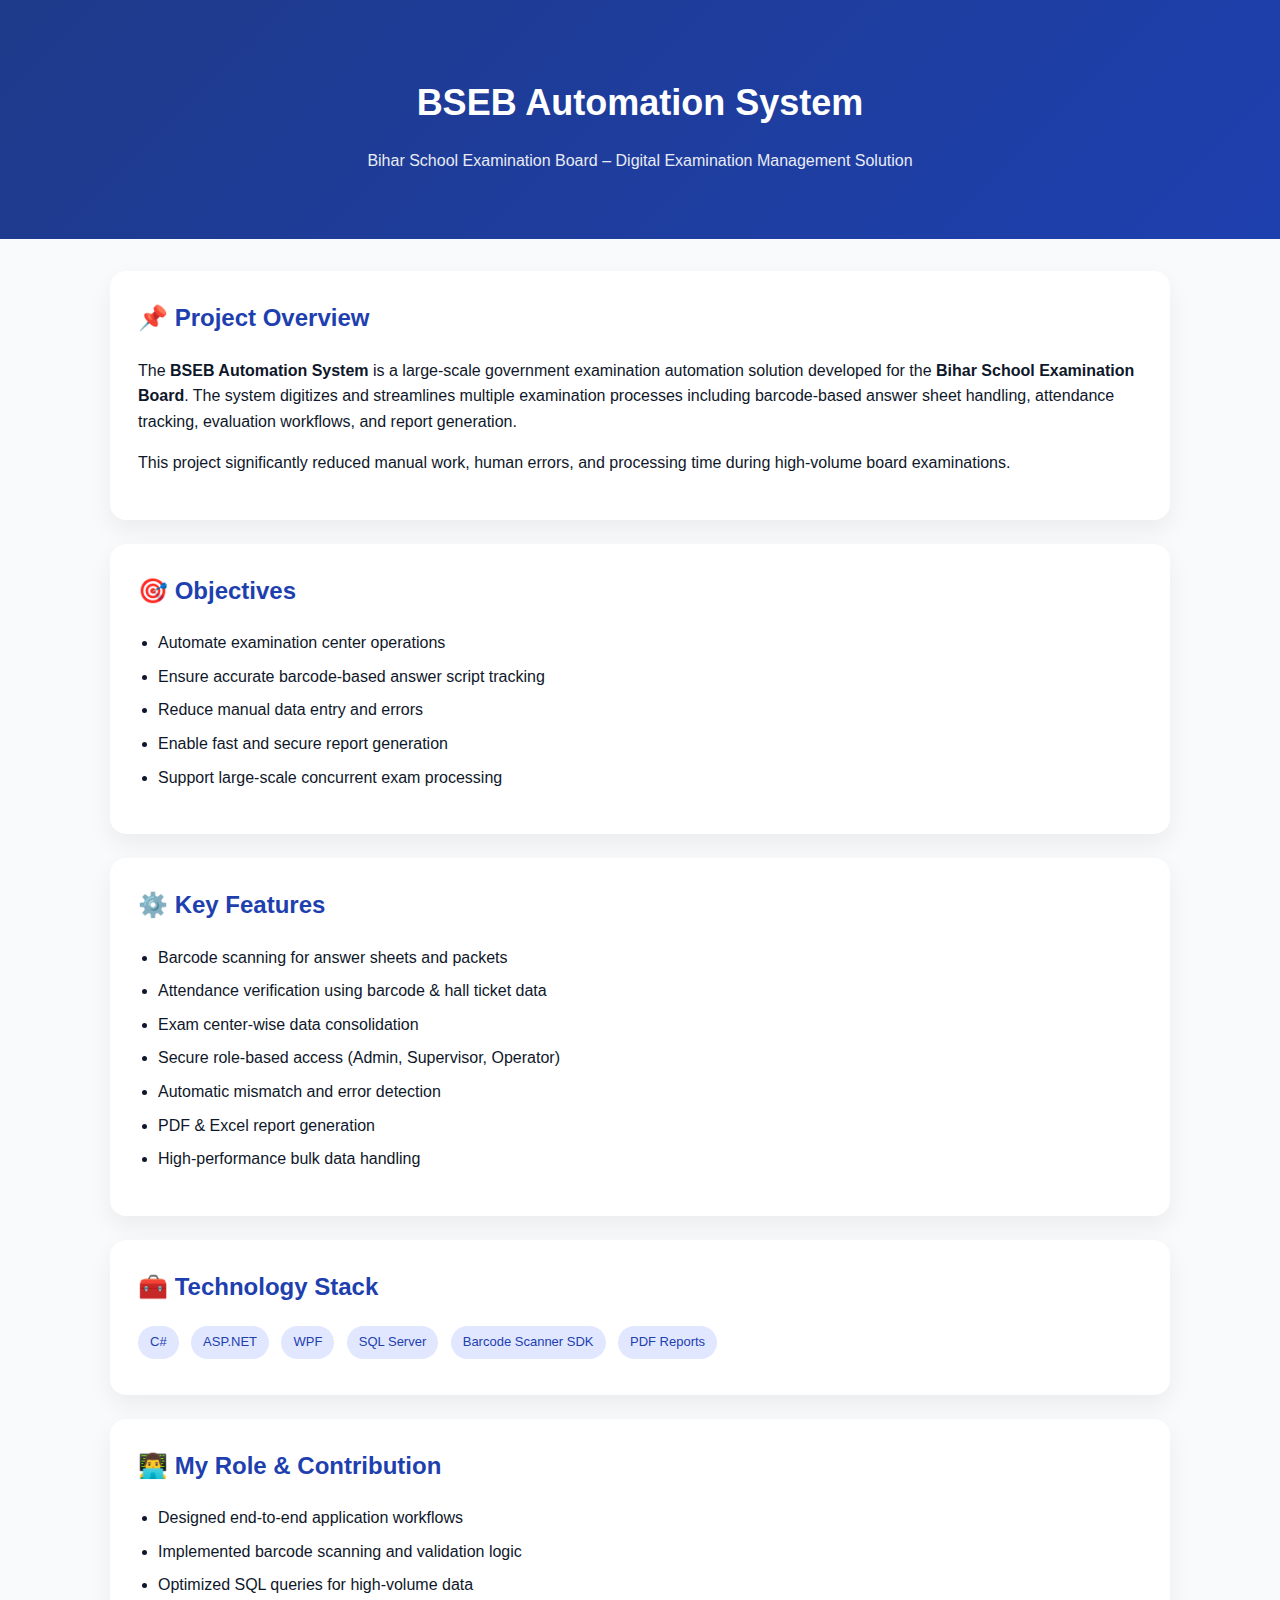
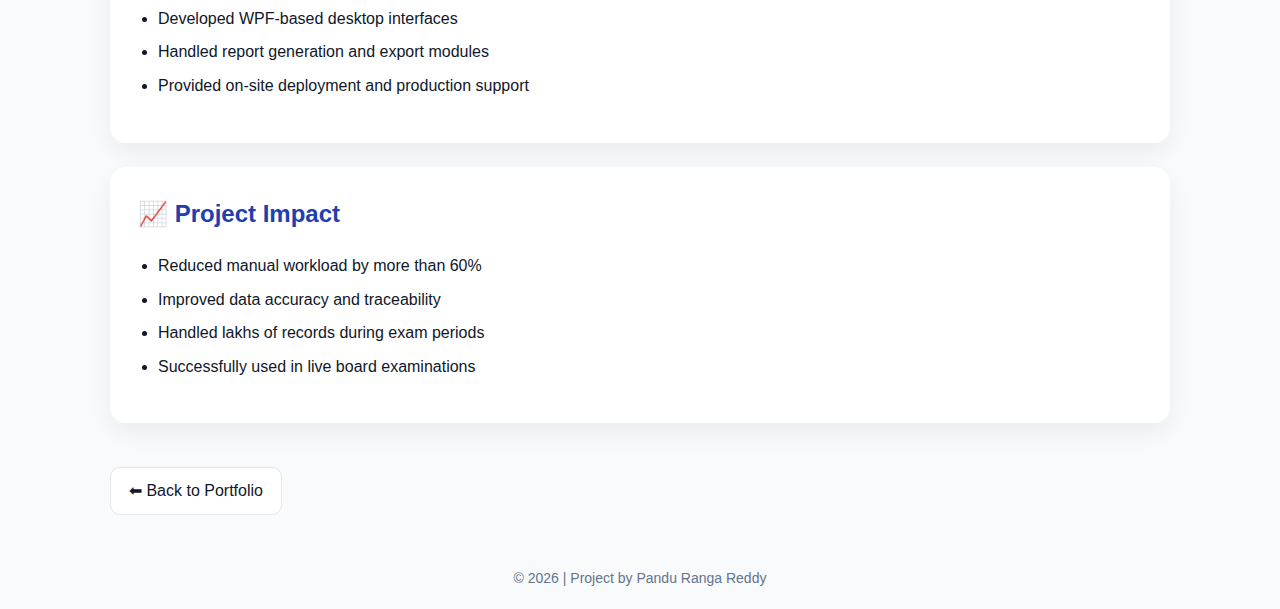
<file: projects/Bseb.html>
<!DOCTYPE html>
<html lang="en">
<head>
  <meta charset="UTF-8" />
  <meta name="viewport" content="width=device-width, initial-scale=1.0"/>
  <title>BSEB Automation System | Project Details</title>

  <style>
    :root{
      --primary:#1e40af;
      --bg:#f8fafc;
      --card:#ffffff;
      --text:#0f172a;
      --muted:#64748b;
      --border:#e5e7eb;
    }

    *{box-sizing:border-box}
    body{
      margin:0;
      font-family: "Segoe UI", Inter, Arial, sans-serif;
      background:var(--bg);
      color:var(--text);
      line-height:1.6;
    }

    .container{
      max-width:1100px;
      margin:auto;
      padding:32px 20px;
    }

    header{
      background:linear-gradient(135deg,#1e3a8a,#1e40af);
      color:white;
      padding:50px 20px;
      text-align:center;
    }

    header h1{
      font-size:36px;
      margin-bottom:10px;
    }

    header p{
      font-size:16px;
      opacity:0.9;
    }

    .card{
      background:var(--card);
      border-radius:16px;
      padding:28px;
      margin-bottom:24px;
      box-shadow:0 10px 25px rgba(0,0,0,.06);
    }

    h2{
      margin-top:0;
      color:var(--primary);
    }

    ul{
      padding-left:20px;
    }

    li{
      margin-bottom:8px;
    }

    .badge{
      display:inline-block;
      padding:6px 12px;
      border-radius:999px;
      background:#e0e7ff;
      color:#1e40af;
      font-size:13px;
      margin-right:8px;
      margin-bottom:8px;
    }

    .tech{
      margin-top:10px;
    }

    .footer{
      text-align:center;
      padding:20px;
      color:var(--muted);
      font-size:14px;
    }

    .back-btn{
      display:inline-block;
      margin-top:20px;
      padding:10px 18px;
      border-radius:10px;
      border:1px solid var(--border);
      text-decoration:none;
      color:var(--text);
      background:white;
      transition:.2s;
    }

    .back-btn:hover{
      background:#f1f5f9;
    }
  </style>
</head>

<body>

<header>
  <h1>BSEB Automation System</h1>
  <p>Bihar School Examination Board – Digital Examination Management Solution</p>
</header>

<div class="container">

  <!-- Overview -->
  <div class="card">
    <h2>📌 Project Overview</h2>
    <p>
      The <strong>BSEB Automation System</strong> is a large-scale government examination
      automation solution developed for the <strong>Bihar School Examination Board</strong>.
      The system digitizes and streamlines multiple examination processes including
      barcode-based answer sheet handling, attendance tracking, evaluation workflows,
      and report generation.
    </p>
    <p>
      This project significantly reduced manual work, human errors, and processing time
      during high-volume board examinations.
    </p>
  </div>

  <!-- Objectives -->
  <div class="card">
    <h2>🎯 Objectives</h2>
    <ul>
      <li>Automate examination center operations</li>
      <li>Ensure accurate barcode-based answer script tracking</li>
      <li>Reduce manual data entry and errors</li>
      <li>Enable fast and secure report generation</li>
      <li>Support large-scale concurrent exam processing</li>
    </ul>
  </div>

  <!-- Key Features -->
  <div class="card">
    <h2>⚙️ Key Features</h2>
    <ul>
      <li>Barcode scanning for answer sheets and packets</li>
      <li>Attendance verification using barcode & hall ticket data</li>
      <li>Exam center-wise data consolidation</li>
      <li>Secure role-based access (Admin, Supervisor, Operator)</li>
      <li>Automatic mismatch and error detection</li>
      <li>PDF & Excel report generation</li>
      <li>High-performance bulk data handling</li>
    </ul>
  </div>

  <!-- Technology Stack -->
  <div class="card">
    <h2>🧰 Technology Stack</h2>
    <div class="tech">
      <span class="badge">C#</span>
      <span class="badge">ASP.NET</span>
      <span class="badge">WPF</span>
      <span class="badge">SQL Server</span>
      <span class="badge">Barcode Scanner SDK</span>
      <span class="badge">PDF Reports</span>
    </div>
  </div>

  <!-- Role -->
  <div class="card">
    <h2>👨‍💻 My Role & Contribution</h2>
    <ul>
      <li>Designed end-to-end application workflows</li>
      <li>Implemented barcode scanning and validation logic</li>
      <li>Optimized SQL queries for high-volume data</li>
      <li>Developed WPF-based desktop interfaces</li>
      <li>Handled report generation and export modules</li>
      <li>Provided on-site deployment and production support</li>
    </ul>
  </div>

  <!-- Impact -->
  <div class="card">
    <h2>📈 Project Impact</h2>
    <ul>
      <li>Reduced manual workload by more than 60%</li>
      <li>Improved data accuracy and traceability</li>
      <li>Handled lakhs of records during exam periods</li>
      <li>Successfully used in live board examinations</li>
    </ul>
  </div>

  <a href="../index.html#projects" class="back-btn">⬅ Back to Portfolio</a>

</div>

<div class="footer">
  © 2026 | Project by Pandu Ranga Reddy
</div>

</body>
</html>
</file>
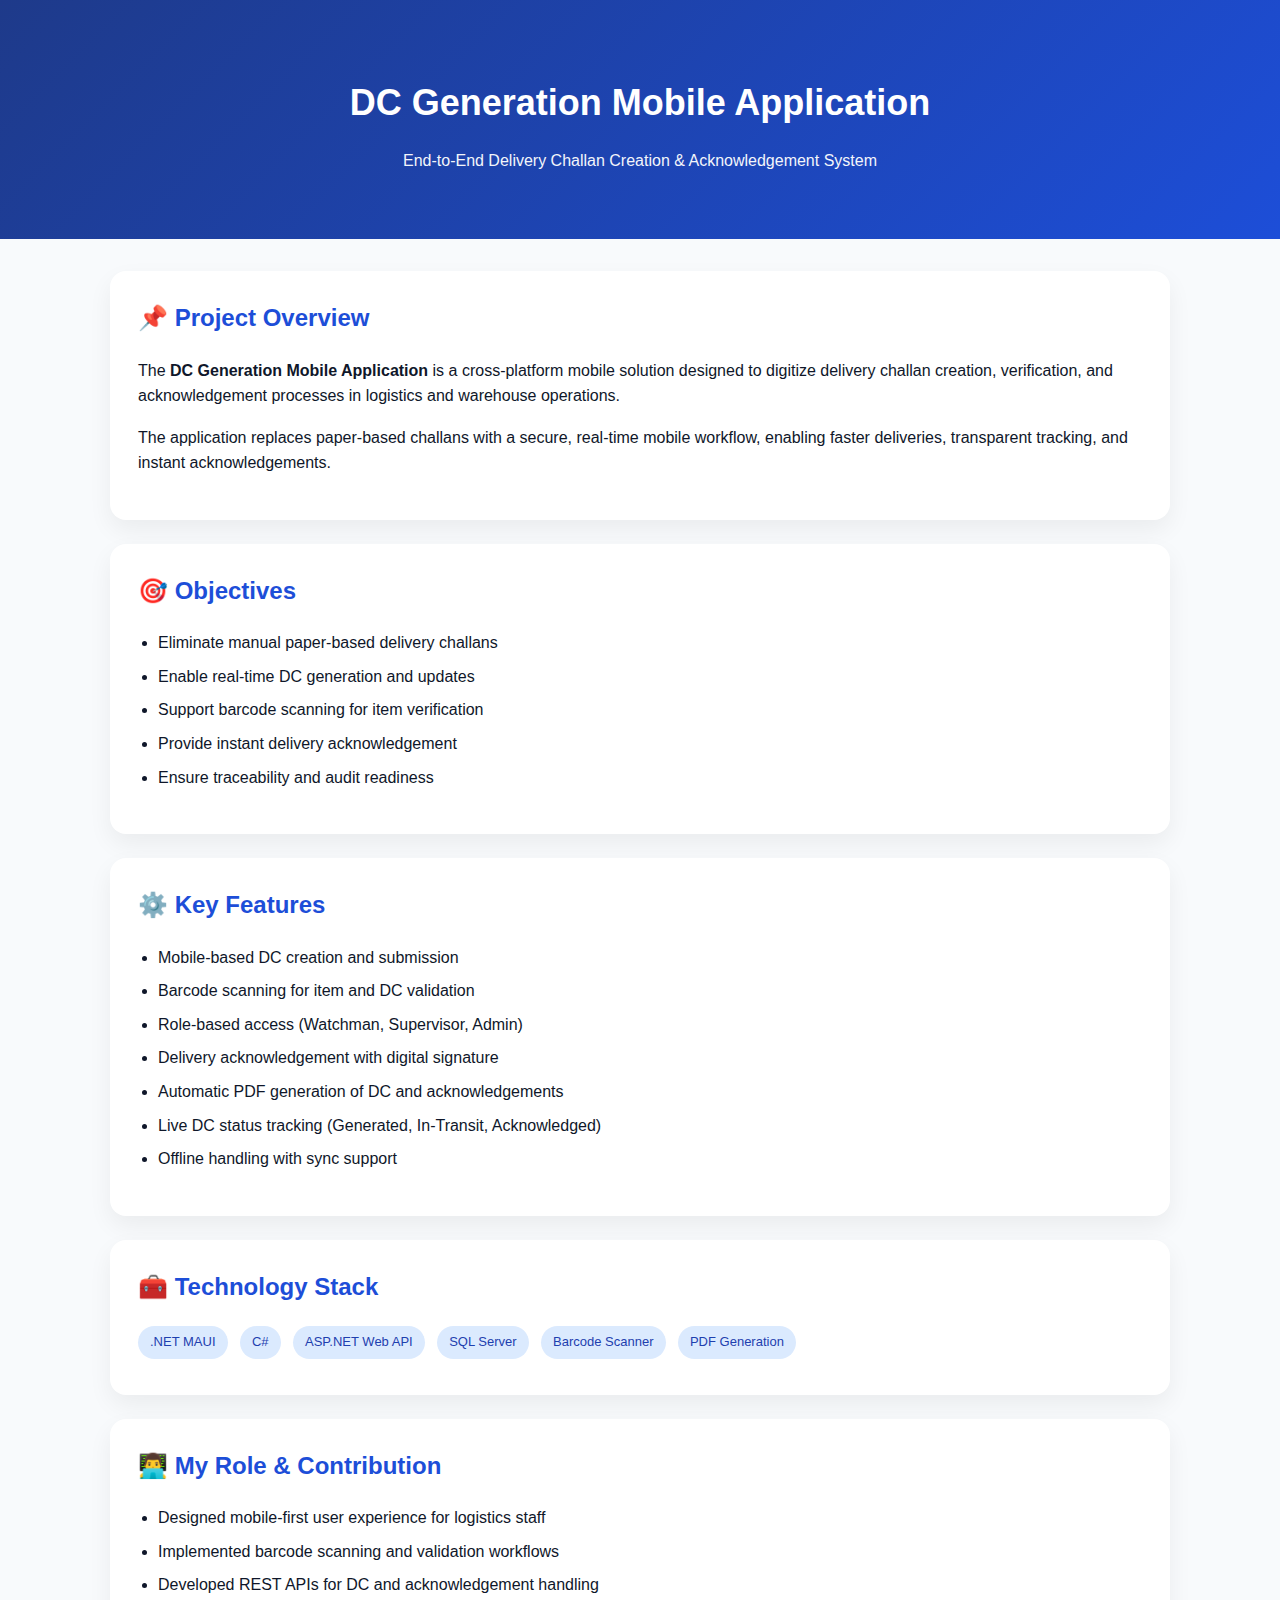
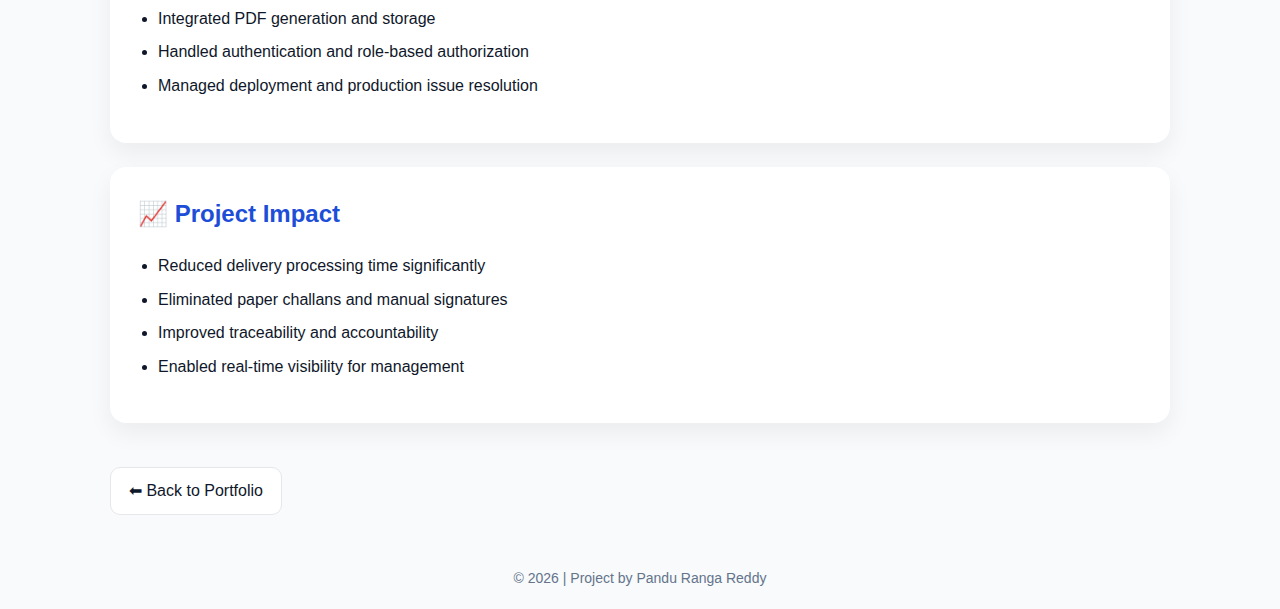
<file: projects/dc-mobile-app.html>
<!DOCTYPE html>
<html lang="en">
<head>
  <meta charset="UTF-8" />
  <meta name="viewport" content="width=device-width, initial-scale=1.0"/>
  <title>DC Generation Mobile Application | Project Details</title>

  <style>
    :root{
      --primary:#1d4ed8;
      --bg:#f8fafc;
      --card:#ffffff;
      --text:#0f172a;
      --muted:#64748b;
      --border:#e5e7eb;
    }

    *{box-sizing:border-box}
    body{
      margin:0;
      font-family:"Segoe UI", Inter, Arial, sans-serif;
      background:var(--bg);
      color:var(--text);
      line-height:1.6;
    }

    header{
      background:linear-gradient(135deg,#1e3a8a,#1d4ed8);
      color:white;
      padding:50px 20px;
      text-align:center;
    }

    header h1{
      font-size:36px;
      margin-bottom:10px;
    }

    header p{
      font-size:16px;
      opacity:0.95;
    }

    .container{
      max-width:1100px;
      margin:auto;
      padding:32px 20px;
    }

    .card{
      background:var(--card);
      border-radius:16px;
      padding:28px;
      margin-bottom:24px;
      box-shadow:0 10px 25px rgba(0,0,0,.06);
    }

    h2{
      margin-top:0;
      color:var(--primary);
    }

    ul{
      padding-left:20px;
    }

    li{
      margin-bottom:8px;
    }

    .badge{
      display:inline-block;
      padding:6px 12px;
      border-radius:999px;
      background:#dbeafe;
      color:#1e40af;
      font-size:13px;
      margin-right:8px;
      margin-bottom:8px;
    }

    .back-btn{
      display:inline-block;
      margin-top:20px;
      padding:10px 18px;
      border-radius:10px;
      border:1px solid var(--border);
      text-decoration:none;
      color:var(--text);
      background:white;
      transition:.2s;
    }

    .back-btn:hover{
      background:#f1f5f9;
    }

    .footer{
      text-align:center;
      padding:20px;
      color:var(--muted);
      font-size:14px;
    }
  </style>
</head>

<body>

<header>
  <h1>DC Generation Mobile Application</h1>
  <p>End-to-End Delivery Challan Creation & Acknowledgement System</p>
</header>

<div class="container">

  <!-- Overview -->
  <div class="card">
    <h2>📌 Project Overview</h2>
    <p>
      The <strong>DC Generation Mobile Application</strong> is a cross-platform mobile solution
      designed to digitize delivery challan creation, verification, and acknowledgement
      processes in logistics and warehouse operations.
    </p>
    <p>
      The application replaces paper-based challans with a secure, real-time mobile workflow,
      enabling faster deliveries, transparent tracking, and instant acknowledgements.
    </p>
  </div>

  <!-- Objectives -->
  <div class="card">
    <h2>🎯 Objectives</h2>
    <ul>
      <li>Eliminate manual paper-based delivery challans</li>
      <li>Enable real-time DC generation and updates</li>
      <li>Support barcode scanning for item verification</li>
      <li>Provide instant delivery acknowledgement</li>
      <li>Ensure traceability and audit readiness</li>
    </ul>
  </div>

  <!-- Key Features -->
  <div class="card">
    <h2>⚙️ Key Features</h2>
    <ul>
      <li>Mobile-based DC creation and submission</li>
      <li>Barcode scanning for item and DC validation</li>
      <li>Role-based access (Watchman, Supervisor, Admin)</li>
      <li>Delivery acknowledgement with digital signature</li>
      <li>Automatic PDF generation of DC and acknowledgements</li>
      <li>Live DC status tracking (Generated, In-Transit, Acknowledged)</li>
      <li>Offline handling with sync support</li>
    </ul>
  </div>

  <!-- Technology Stack -->
  <div class="card">
    <h2>🧰 Technology Stack</h2>
    <span class="badge">.NET MAUI</span>
    <span class="badge">C#</span>
    <span class="badge">ASP.NET Web API</span>
    <span class="badge">SQL Server</span>
    <span class="badge">Barcode Scanner</span>
    <span class="badge">PDF Generation</span>
  </div>

  <!-- Role -->
  <div class="card">
    <h2>👨‍💻 My Role & Contribution</h2>
    <ul>
      <li>Designed mobile-first user experience for logistics staff</li>
      <li>Implemented barcode scanning and validation workflows</li>
      <li>Developed REST APIs for DC and acknowledgement handling</li>
      <li>Integrated PDF generation and storage</li>
      <li>Handled authentication and role-based authorization</li>
      <li>Managed deployment and production issue resolution</li>
    </ul>
  </div>

  <!-- Impact -->
  <div class="card">
    <h2>📈 Project Impact</h2>
    <ul>
      <li>Reduced delivery processing time significantly</li>
      <li>Eliminated paper challans and manual signatures</li>
      <li>Improved traceability and accountability</li>
      <li>Enabled real-time visibility for management</li>
    </ul>
  </div>

  <a href="../index.html#projects" class="back-btn">⬅ Back to Portfolio</a>

</div>

<div class="footer">
  © 2026 | Project by Pandu Ranga Reddy
</div>

</body>
</html>
</file>
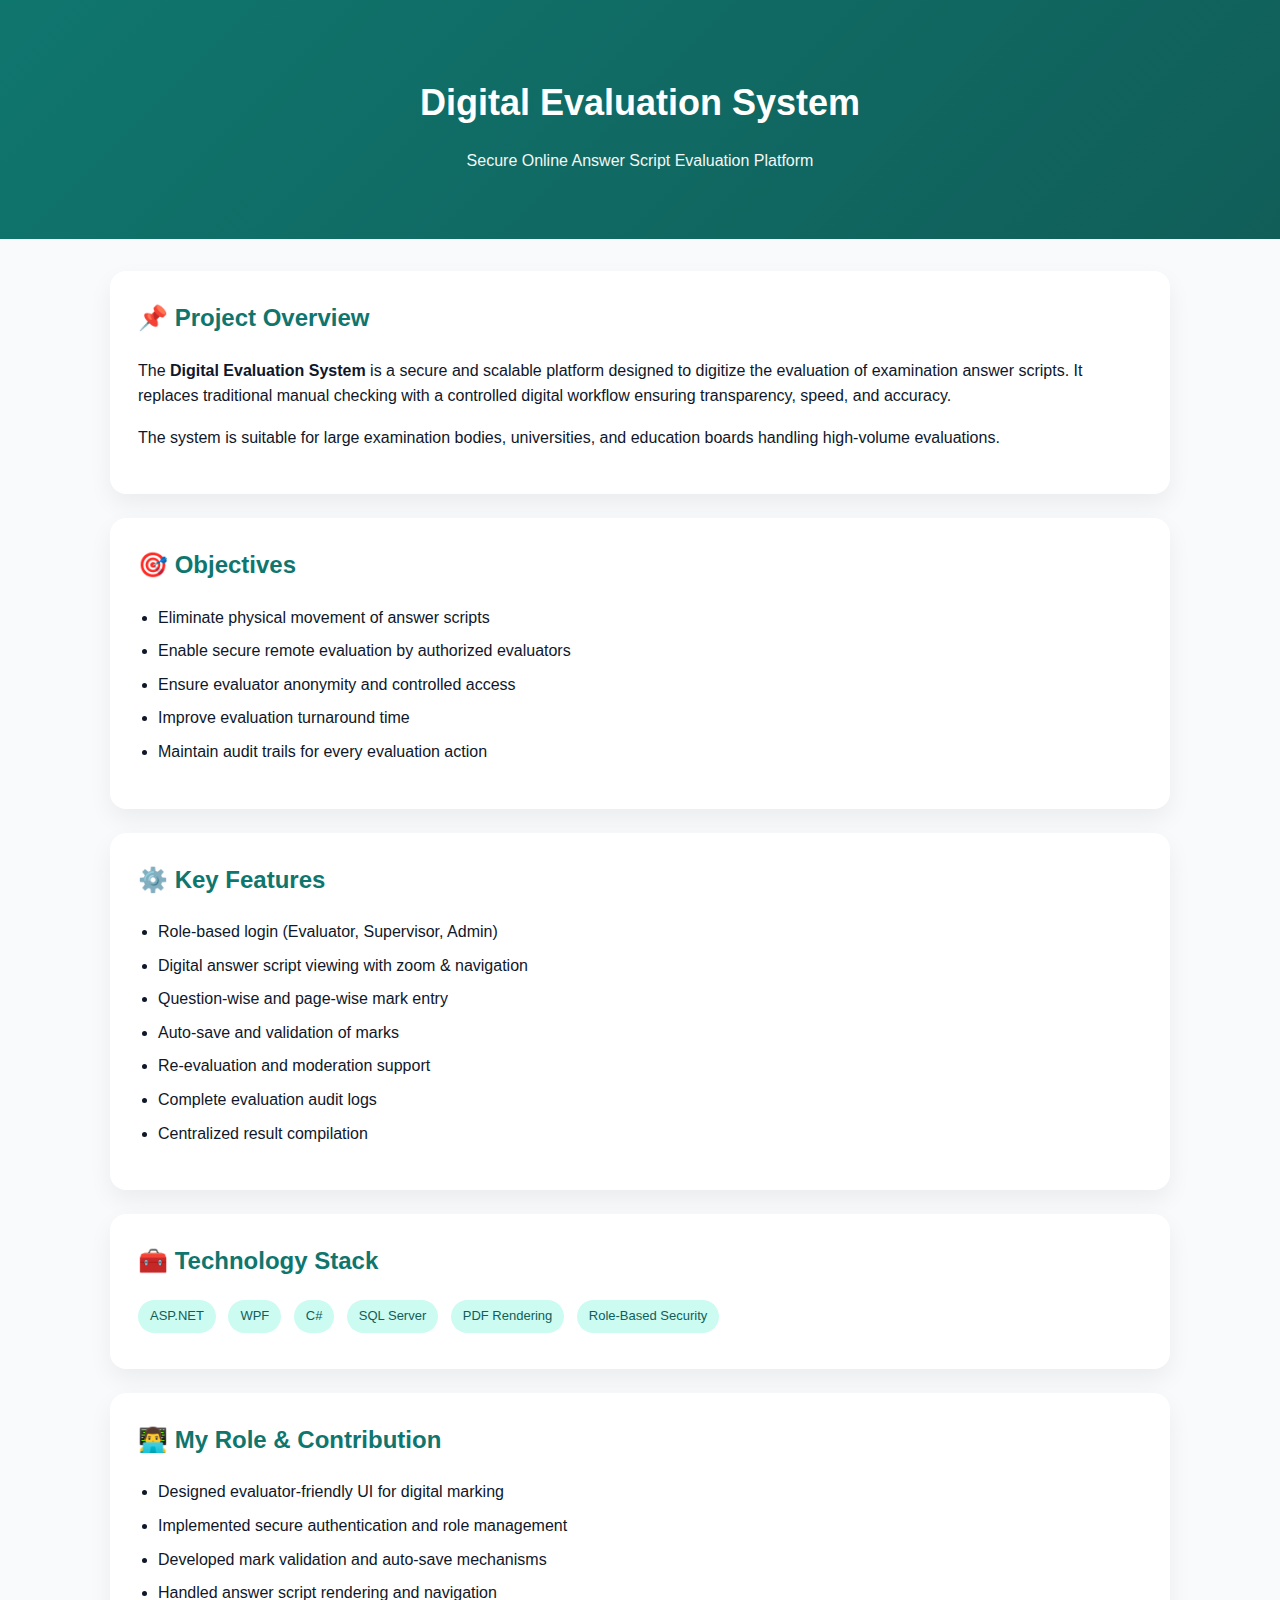
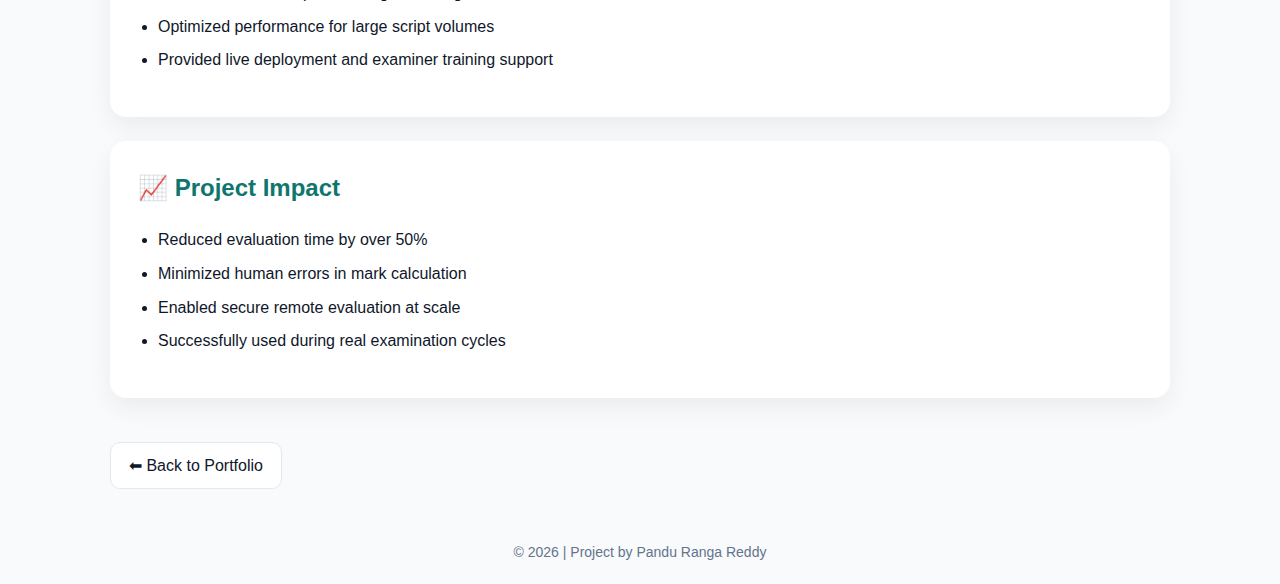
<file: projects/Digital_Evaluation.html>
<!DOCTYPE html>
<html lang="en">
<head>
  <meta charset="UTF-8" />
  <meta name="viewport" content="width=device-width, initial-scale=1.0"/>
  <title>Digital Evaluation System | Project Details</title>

  <style>
    :root{
      --primary:#0f766e;
      --bg:#f8fafc;
      --card:#ffffff;
      --text:#0f172a;
      --muted:#64748b;
      --border:#e5e7eb;
    }

    *{box-sizing:border-box}
    body{
      margin:0;
      font-family:"Segoe UI", Inter, Arial, sans-serif;
      background:var(--bg);
      color:var(--text);
      line-height:1.6;
    }

    header{
      background:linear-gradient(135deg,#0f766e,#115e59);
      color:white;
      padding:50px 20px;
      text-align:center;
    }

    header h1{
      font-size:36px;
      margin-bottom:10px;
    }

    header p{
      font-size:16px;
      opacity:0.95;
    }

    .container{
      max-width:1100px;
      margin:auto;
      padding:32px 20px;
    }

    .card{
      background:var(--card);
      border-radius:16px;
      padding:28px;
      margin-bottom:24px;
      box-shadow:0 10px 25px rgba(0,0,0,.06);
    }

    h2{
      margin-top:0;
      color:var(--primary);
    }

    ul{
      padding-left:20px;
    }

    li{
      margin-bottom:8px;
    }

    .badge{
      display:inline-block;
      padding:6px 12px;
      border-radius:999px;
      background:#ccfbf1;
      color:#115e59;
      font-size:13px;
      margin-right:8px;
      margin-bottom:8px;
    }

    .back-btn{
      display:inline-block;
      margin-top:20px;
      padding:10px 18px;
      border-radius:10px;
      border:1px solid var(--border);
      text-decoration:none;
      color:var(--text);
      background:white;
      transition:.2s;
    }

    .back-btn:hover{
      background:#f1f5f9;
    }

    .footer{
      text-align:center;
      padding:20px;
      color:var(--muted);
      font-size:14px;
    }
  </style>
</head>

<body>

<header>
  <h1>Digital Evaluation System</h1>
  <p>Secure Online Answer Script Evaluation Platform</p>
</header>

<div class="container">

  <!-- Overview -->
  <div class="card">
    <h2>📌 Project Overview</h2>
    <p>
      The <strong>Digital Evaluation System</strong> is a secure and scalable platform
      designed to digitize the evaluation of examination answer scripts.
      It replaces traditional manual checking with a controlled digital workflow
      ensuring transparency, speed, and accuracy.
    </p>
    <p>
      The system is suitable for large examination bodies, universities,
      and education boards handling high-volume evaluations.
    </p>
  </div>

  <!-- Objectives -->
  <div class="card">
    <h2>🎯 Objectives</h2>
    <ul>
      <li>Eliminate physical movement of answer scripts</li>
      <li>Enable secure remote evaluation by authorized evaluators</li>
      <li>Ensure evaluator anonymity and controlled access</li>
      <li>Improve evaluation turnaround time</li>
      <li>Maintain audit trails for every evaluation action</li>
    </ul>
  </div>

  <!-- Key Features -->
  <div class="card">
    <h2>⚙️ Key Features</h2>
    <ul>
      <li>Role-based login (Evaluator, Supervisor, Admin)</li>
      <li>Digital answer script viewing with zoom & navigation</li>
      <li>Question-wise and page-wise mark entry</li>
      <li>Auto-save and validation of marks</li>
      <li>Re-evaluation and moderation support</li>
      <li>Complete evaluation audit logs</li>
      <li>Centralized result compilation</li>
    </ul>
  </div>

  <!-- Technology Stack -->
  <div class="card">
    <h2>🧰 Technology Stack</h2>
    <span class="badge">ASP.NET</span>
    <span class="badge">WPF</span>
    <span class="badge">C#</span>
    <span class="badge">SQL Server</span>
    <span class="badge">PDF Rendering</span>
    <span class="badge">Role-Based Security</span>
  </div>

  <!-- Role -->
  <div class="card">
    <h2>👨‍💻 My Role & Contribution</h2>
    <ul>
      <li>Designed evaluator-friendly UI for digital marking</li>
      <li>Implemented secure authentication and role management</li>
      <li>Developed mark validation and auto-save mechanisms</li>
      <li>Handled answer script rendering and navigation</li>
      <li>Optimized performance for large script volumes</li>
      <li>Provided live deployment and examiner training support</li>
    </ul>
  </div>

  <!-- Impact -->
  <div class="card">
    <h2>📈 Project Impact</h2>
    <ul>
      <li>Reduced evaluation time by over 50%</li>
      <li>Minimized human errors in mark calculation</li>
      <li>Enabled secure remote evaluation at scale</li>
      <li>Successfully used during real examination cycles</li>
    </ul>
  </div>

  <a href="../index.html#projects" class="back-btn">⬅ Back to Portfolio</a>

</div>

<div class="footer">
  © 2026 | Project by Pandu Ranga Reddy
</div>

</body>
</html>
</file>
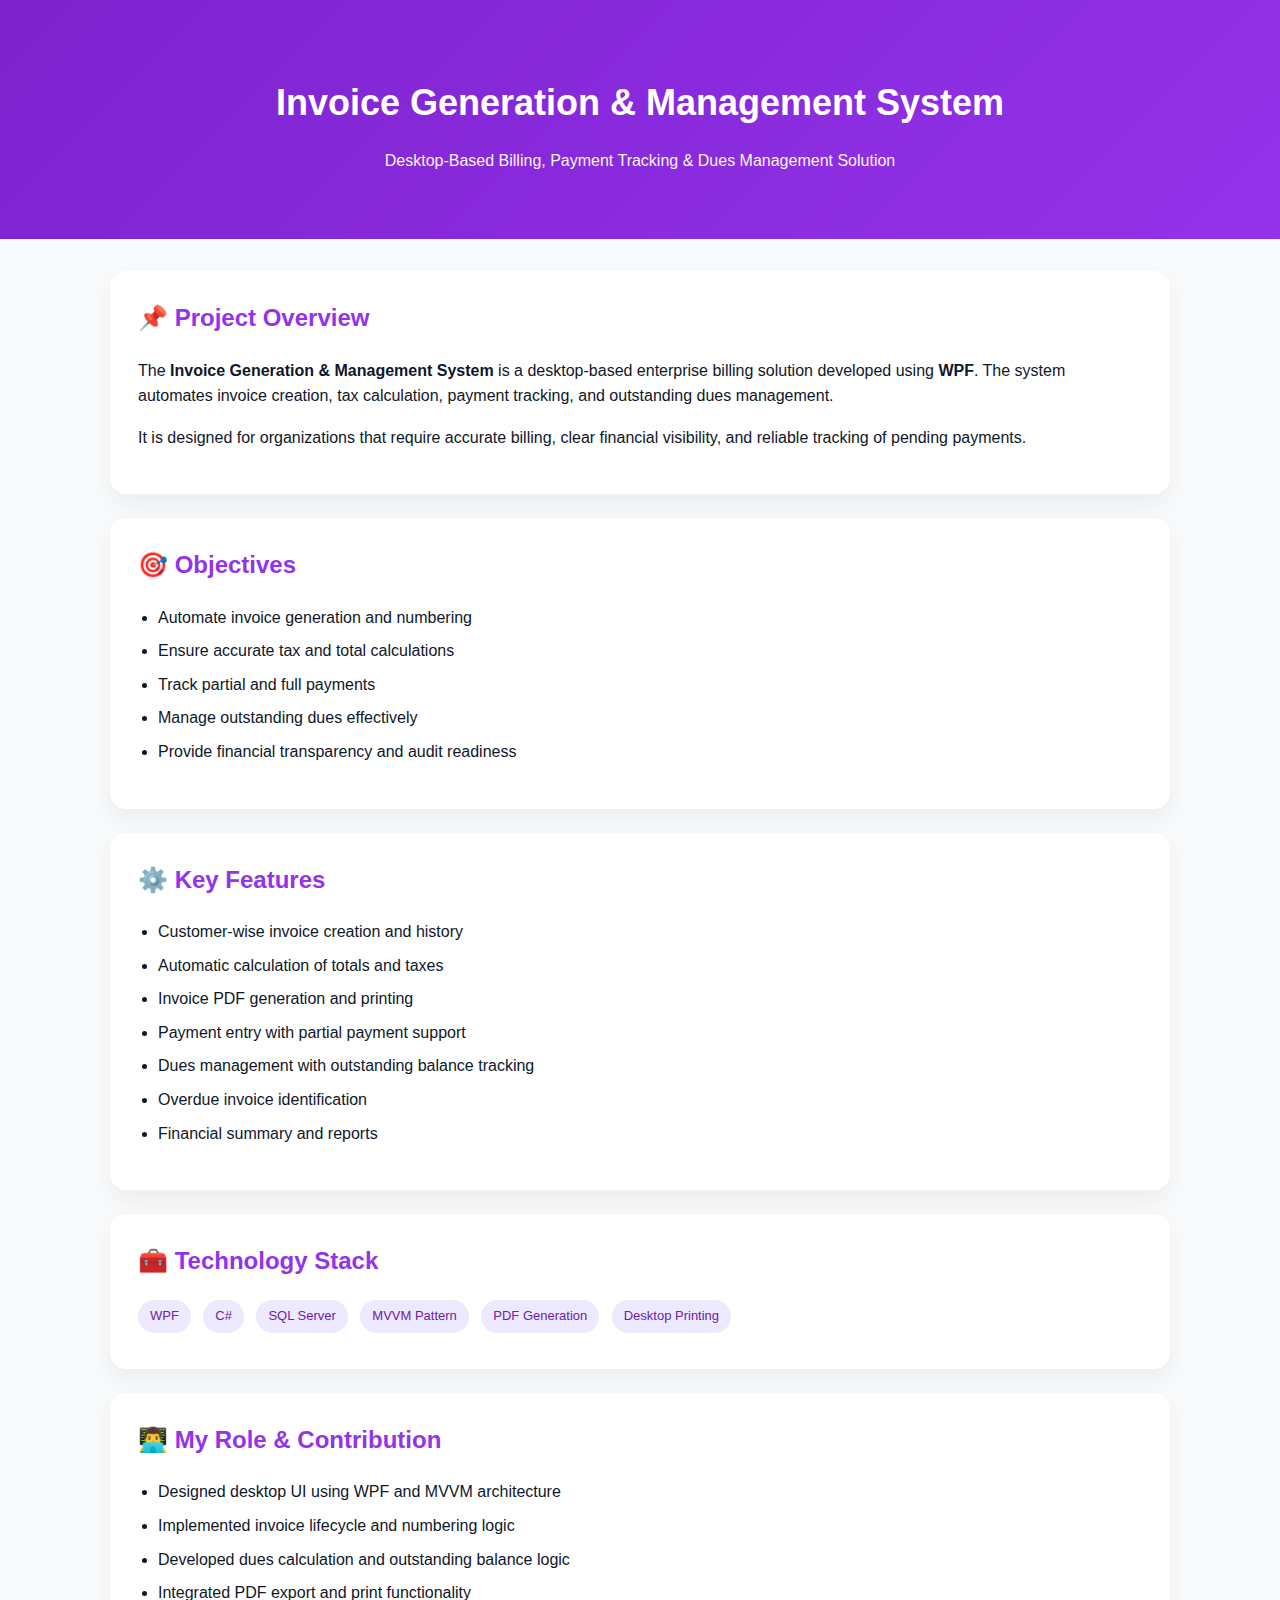
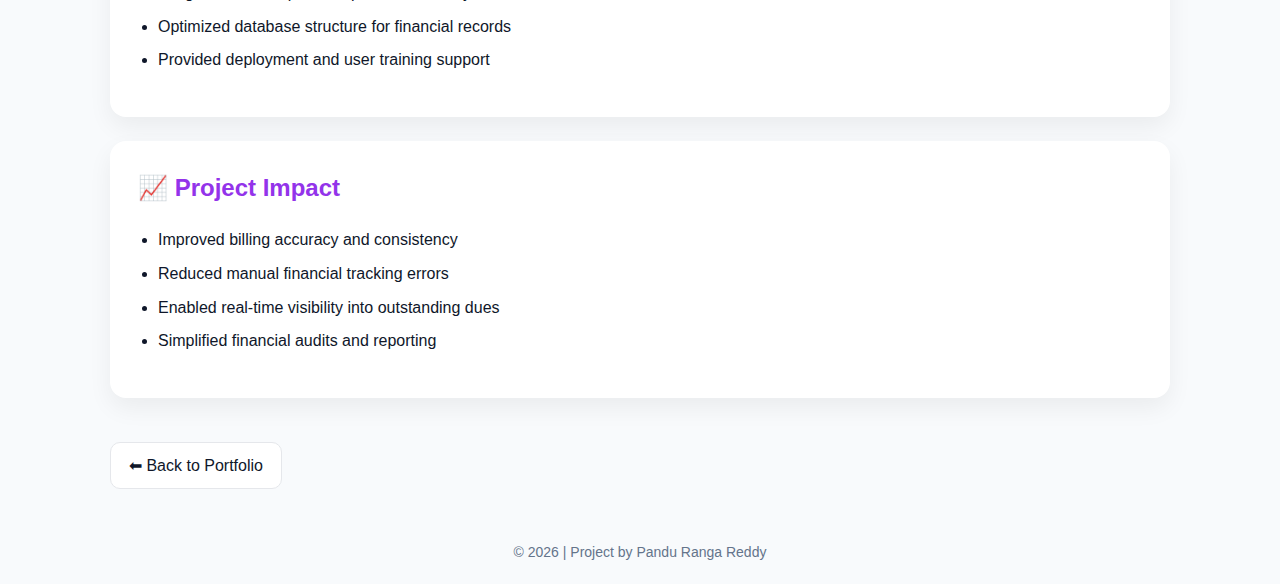
<file: projects/invoice-management.html>
<!DOCTYPE html>
<html lang="en">
<head>
  <meta charset="UTF-8" />
  <meta name="viewport" content="width=device-width, initial-scale=1.0"/>
  <title>Invoice Generation & Management | Project Details</title>

  <style>
    :root{
      --primary:#9333ea;
      --bg:#f8fafc;
      --card:#ffffff;
      --text:#0f172a;
      --muted:#64748b;
      --border:#e5e7eb;
    }

    *{box-sizing:border-box}
    body{
      margin:0;
      font-family:"Segoe UI", Inter, Arial, sans-serif;
      background:var(--bg);
      color:var(--text);
      line-height:1.6;
    }

    header{
      background:linear-gradient(135deg,#7e22ce,#9333ea);
      color:white;
      padding:50px 20px;
      text-align:center;
    }

    header h1{
      font-size:36px;
      margin-bottom:10px;
    }

    header p{
      font-size:16px;
      opacity:0.95;
    }

    .container{
      max-width:1100px;
      margin:auto;
      padding:32px 20px;
    }

    .card{
      background:var(--card);
      border-radius:16px;
      padding:28px;
      margin-bottom:24px;
      box-shadow:0 10px 25px rgba(0,0,0,.06);
    }

    h2{
      margin-top:0;
      color:var(--primary);
    }

    ul{
      padding-left:20px;
    }

    li{
      margin-bottom:8px;
    }

    .badge{
      display:inline-block;
      padding:6px 12px;
      border-radius:999px;
      background:#ede9fe;
      color:#6b21a8;
      font-size:13px;
      margin-right:8px;
      margin-bottom:8px;
    }

    .back-btn{
      display:inline-block;
      margin-top:20px;
      padding:10px 18px;
      border-radius:10px;
      border:1px solid var(--border);
      text-decoration:none;
      color:var(--text);
      background:white;
      transition:.2s;
    }

    .back-btn:hover{
      background:#f1f5f9;
    }

    .footer{
      text-align:center;
      padding:20px;
      color:var(--muted);
      font-size:14px;
    }
  </style>
</head>

<body>

<header>
  <h1>Invoice Generation & Management System</h1>
  <p>Desktop-Based Billing, Payment Tracking & Dues Management Solution</p>
</header>

<div class="container">

  <!-- Overview -->
  <div class="card">
    <h2>📌 Project Overview</h2>
    <p>
      The <strong>Invoice Generation & Management System</strong> is a desktop-based enterprise
      billing solution developed using <strong>WPF</strong>. The system automates invoice creation,
      tax calculation, payment tracking, and outstanding dues management.
    </p>
    <p>
      It is designed for organizations that require accurate billing, clear financial visibility,
      and reliable tracking of pending payments.
    </p>
  </div>

  <!-- Objectives -->
  <div class="card">
    <h2>🎯 Objectives</h2>
    <ul>
      <li>Automate invoice generation and numbering</li>
      <li>Ensure accurate tax and total calculations</li>
      <li>Track partial and full payments</li>
      <li>Manage outstanding dues effectively</li>
      <li>Provide financial transparency and audit readiness</li>
    </ul>
  </div>

  <!-- Key Features -->
  <div class="card">
    <h2>⚙️ Key Features</h2>
    <ul>
      <li>Customer-wise invoice creation and history</li>
      <li>Automatic calculation of totals and taxes</li>
      <li>Invoice PDF generation and printing</li>
      <li>Payment entry with partial payment support</li>
      <li>Dues management with outstanding balance tracking</li>
      <li>Overdue invoice identification</li>
      <li>Financial summary and reports</li>
    </ul>
  </div>

  <!-- Technology Stack -->
  <div class="card">
    <h2>🧰 Technology Stack</h2>
    <span class="badge">WPF</span>
    <span class="badge">C#</span>
    <span class="badge">SQL Server</span>
    <span class="badge">MVVM Pattern</span>
    <span class="badge">PDF Generation</span>
    <span class="badge">Desktop Printing</span>
  </div>

  <!-- Role -->
  <div class="card">
    <h2>👨‍💻 My Role & Contribution</h2>
    <ul>
      <li>Designed desktop UI using WPF and MVVM architecture</li>
      <li>Implemented invoice lifecycle and numbering logic</li>
      <li>Developed dues calculation and outstanding balance logic</li>
      <li>Integrated PDF export and print functionality</li>
      <li>Optimized database structure for financial records</li>
      <li>Provided deployment and user training support</li>
    </ul>
  </div>

  <!-- Impact -->
  <div class="card">
    <h2>📈 Project Impact</h2>
    <ul>
      <li>Improved billing accuracy and consistency</li>
      <li>Reduced manual financial tracking errors</li>
      <li>Enabled real-time visibility into outstanding dues</li>
      <li>Simplified financial audits and reporting</li>
    </ul>
  </div>

  <a href="../index.html#projects" class="back-btn">⬅ Back to Portfolio</a>

</div>

<div class="footer">
  © 2026 | Project by Pandu Ranga Reddy
</div>

</body>
</html>
</file>
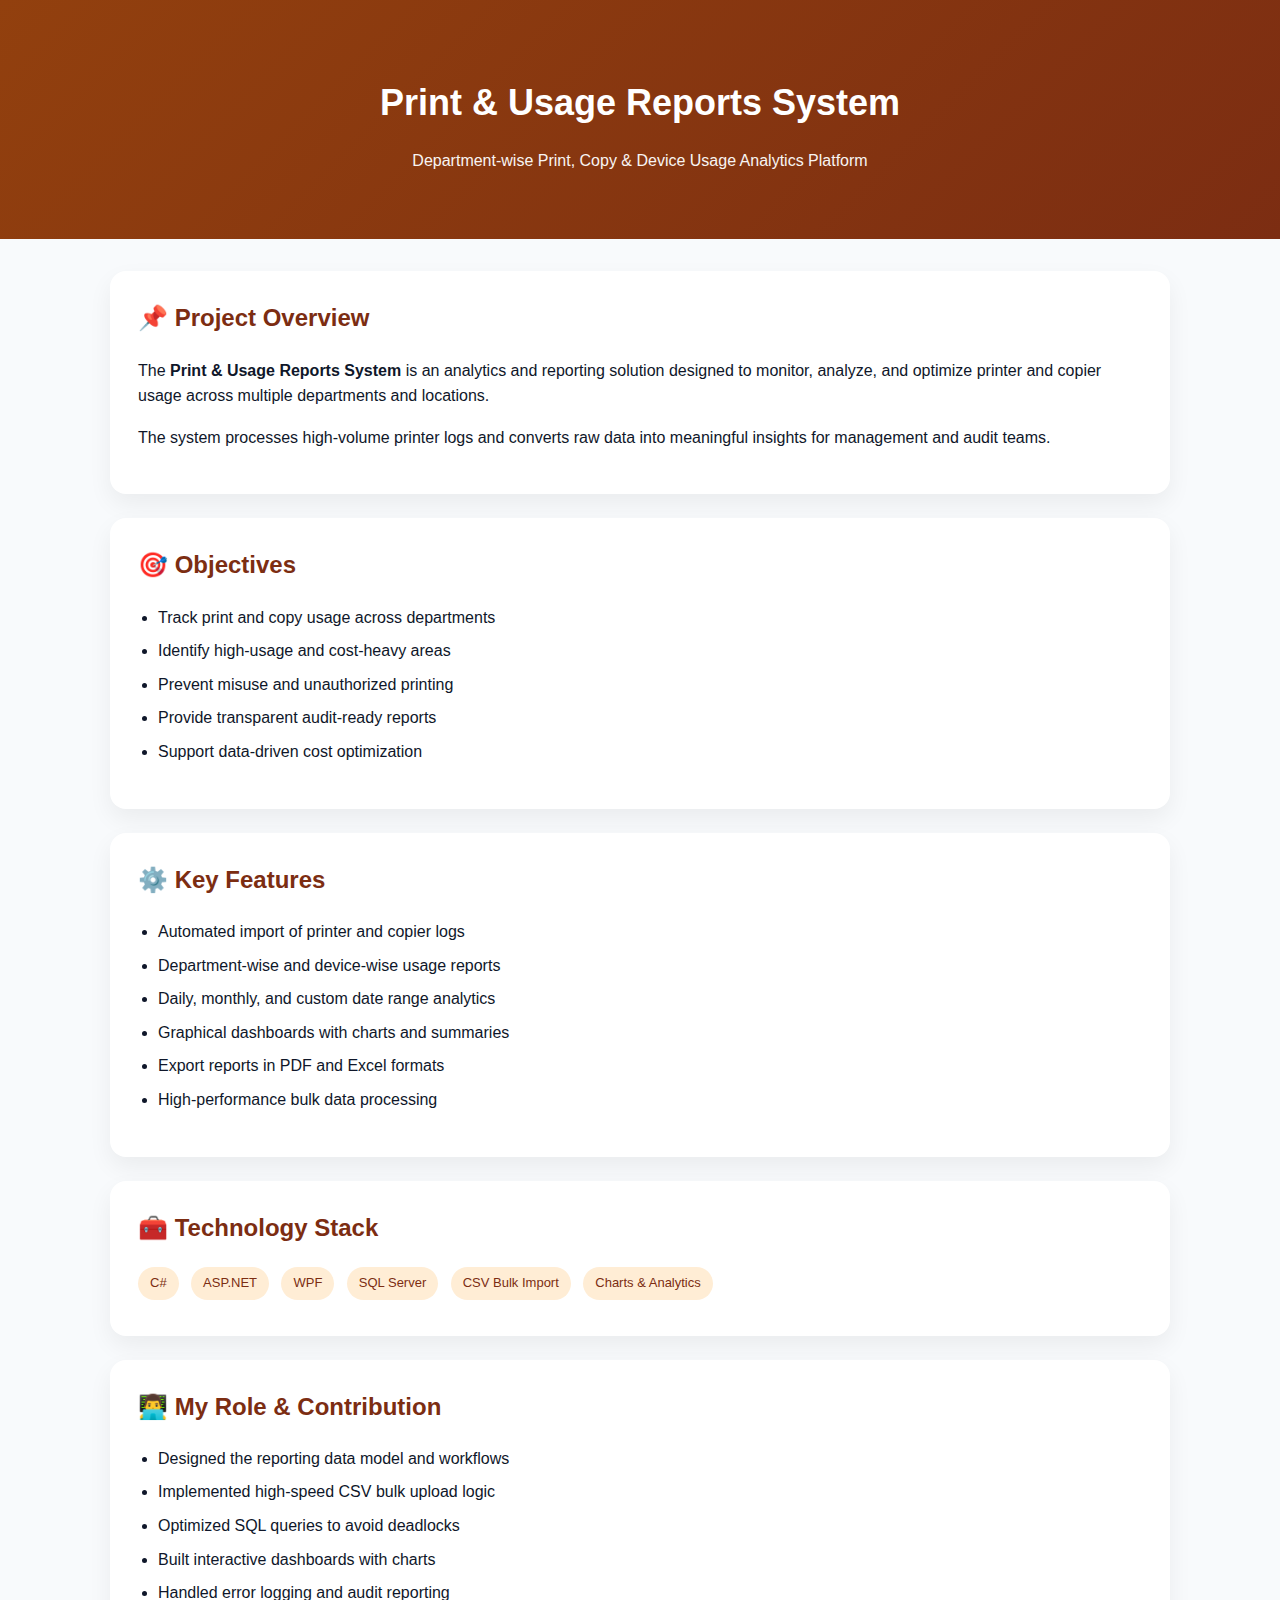
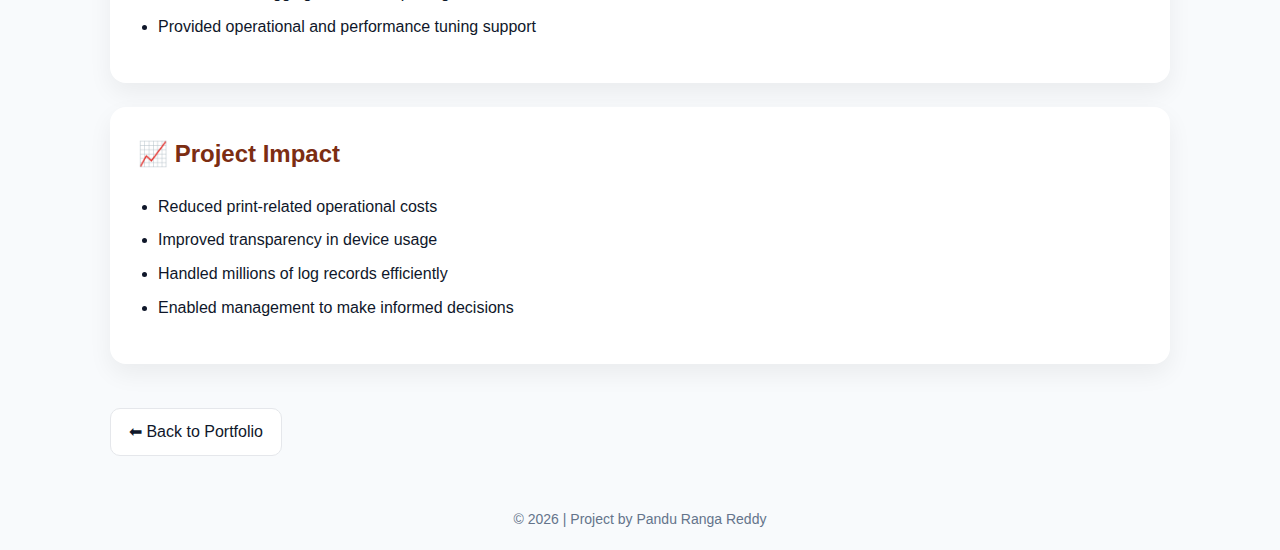
<file: projects/print-reports.html>
<!DOCTYPE html>
<html lang="en">
<head>
  <meta charset="UTF-8" />
  <meta name="viewport" content="width=device-width, initial-scale=1.0"/>
  <title>Print & Usage Reports System | Project Details</title>

  <style>
    :root{
      --primary:#7c2d12;
      --bg:#f8fafc;
      --card:#ffffff;
      --text:#0f172a;
      --muted:#64748b;
      --border:#e5e7eb;
    }

    *{box-sizing:border-box}
    body{
      margin:0;
      font-family:"Segoe UI", Inter, Arial, sans-serif;
      background:var(--bg);
      color:var(--text);
      line-height:1.6;
    }

    header{
      background:linear-gradient(135deg,#92400e,#7c2d12);
      color:white;
      padding:50px 20px;
      text-align:center;
    }

    header h1{
      font-size:36px;
      margin-bottom:10px;
    }

    header p{
      font-size:16px;
      opacity:0.95;
    }

    .container{
      max-width:1100px;
      margin:auto;
      padding:32px 20px;
    }

    .card{
      background:var(--card);
      border-radius:16px;
      padding:28px;
      margin-bottom:24px;
      box-shadow:0 10px 25px rgba(0,0,0,.06);
    }

    h2{
      margin-top:0;
      color:var(--primary);
    }

    ul{
      padding-left:20px;
    }

    li{
      margin-bottom:8px;
    }

    .badge{
      display:inline-block;
      padding:6px 12px;
      border-radius:999px;
      background:#ffedd5;
      color:#7c2d12;
      font-size:13px;
      margin-right:8px;
      margin-bottom:8px;
    }

    .back-btn{
      display:inline-block;
      margin-top:20px;
      padding:10px 18px;
      border-radius:10px;
      border:1px solid var(--border);
      text-decoration:none;
      color:var(--text);
      background:white;
      transition:.2s;
    }

    .back-btn:hover{
      background:#f1f5f9;
    }

    .footer{
      text-align:center;
      padding:20px;
      color:var(--muted);
      font-size:14px;
    }
  </style>
</head>

<body>

<header>
  <h1>Print & Usage Reports System</h1>
  <p>Department-wise Print, Copy & Device Usage Analytics Platform</p>
</header>

<div class="container">

  <!-- Overview -->
  <div class="card">
    <h2>📌 Project Overview</h2>
    <p>
      The <strong>Print & Usage Reports System</strong> is an analytics and reporting solution
      designed to monitor, analyze, and optimize printer and copier usage across
      multiple departments and locations.
    </p>
    <p>
      The system processes high-volume printer logs and converts raw data into
      meaningful insights for management and audit teams.
    </p>
  </div>

  <!-- Objectives -->
  <div class="card">
    <h2>🎯 Objectives</h2>
    <ul>
      <li>Track print and copy usage across departments</li>
      <li>Identify high-usage and cost-heavy areas</li>
      <li>Prevent misuse and unauthorized printing</li>
      <li>Provide transparent audit-ready reports</li>
      <li>Support data-driven cost optimization</li>
    </ul>
  </div>

  <!-- Key Features -->
  <div class="card">
    <h2>⚙️ Key Features</h2>
    <ul>
      <li>Automated import of printer and copier logs</li>
      <li>Department-wise and device-wise usage reports</li>
      <li>Daily, monthly, and custom date range analytics</li>
      <li>Graphical dashboards with charts and summaries</li>
      <li>Export reports in PDF and Excel formats</li>
      <li>High-performance bulk data processing</li>
    </ul>
  </div>

  <!-- Technology Stack -->
  <div class="card">
    <h2>🧰 Technology Stack</h2>
    <span class="badge">C#</span>
    <span class="badge">ASP.NET</span>
    <span class="badge">WPF</span>
    <span class="badge">SQL Server</span>
    <span class="badge">CSV Bulk Import</span>
    <span class="badge">Charts & Analytics</span>
  </div>

  <!-- Role -->
  <div class="card">
    <h2>👨‍💻 My Role & Contribution</h2>
    <ul>
      <li>Designed the reporting data model and workflows</li>
      <li>Implemented high-speed CSV bulk upload logic</li>
      <li>Optimized SQL queries to avoid deadlocks</li>
      <li>Built interactive dashboards with charts</li>
      <li>Handled error logging and audit reporting</li>
      <li>Provided operational and performance tuning support</li>
    </ul>
  </div>

  <!-- Impact -->
  <div class="card">
    <h2>📈 Project Impact</h2>
    <ul>
      <li>Reduced print-related operational costs</li>
      <li>Improved transparency in device usage</li>
      <li>Handled millions of log records efficiently</li>
      <li>Enabled management to make informed decisions</li>
    </ul>
  </div>

  <a href="../index.html#projects" class="back-btn">⬅ Back to Portfolio</a>

</div>

<div class="footer">
  © 2026 | Project by Pandu Ranga Reddy
</div>

</body>
</html>
</file>
